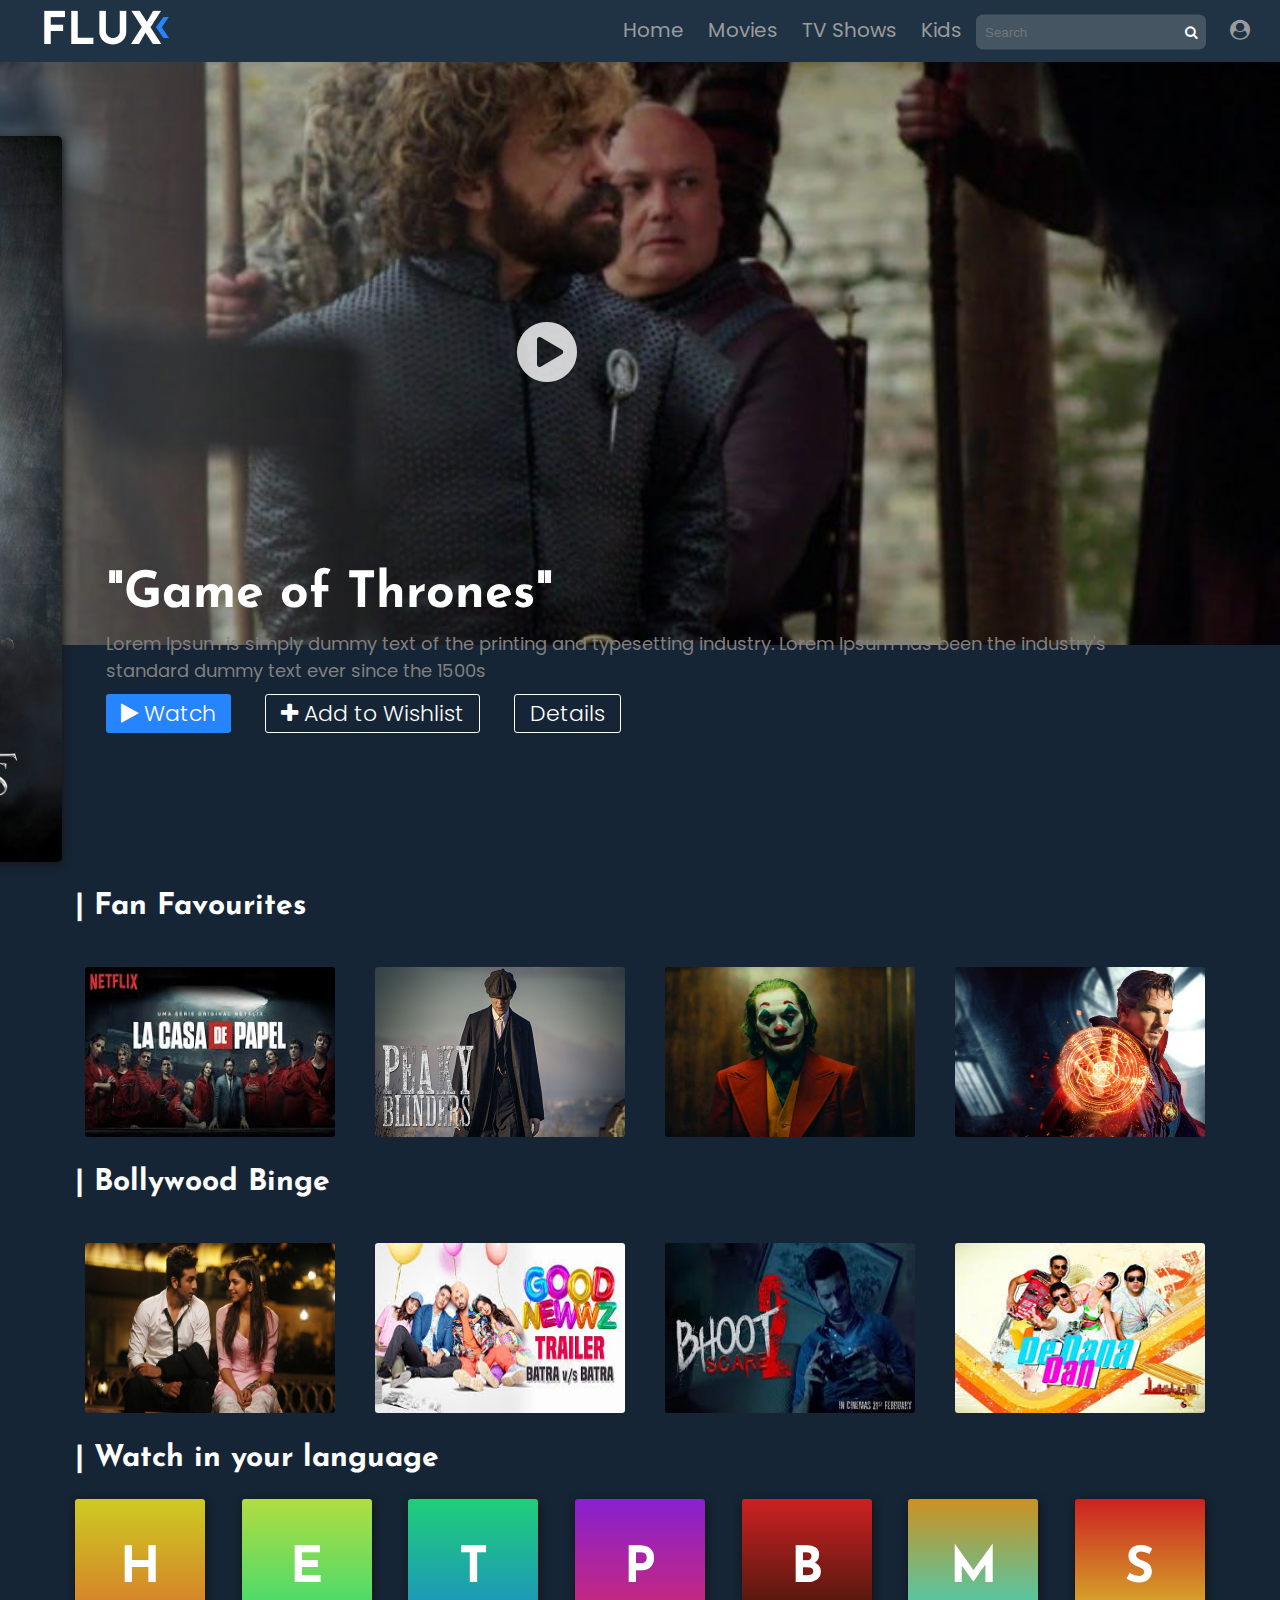
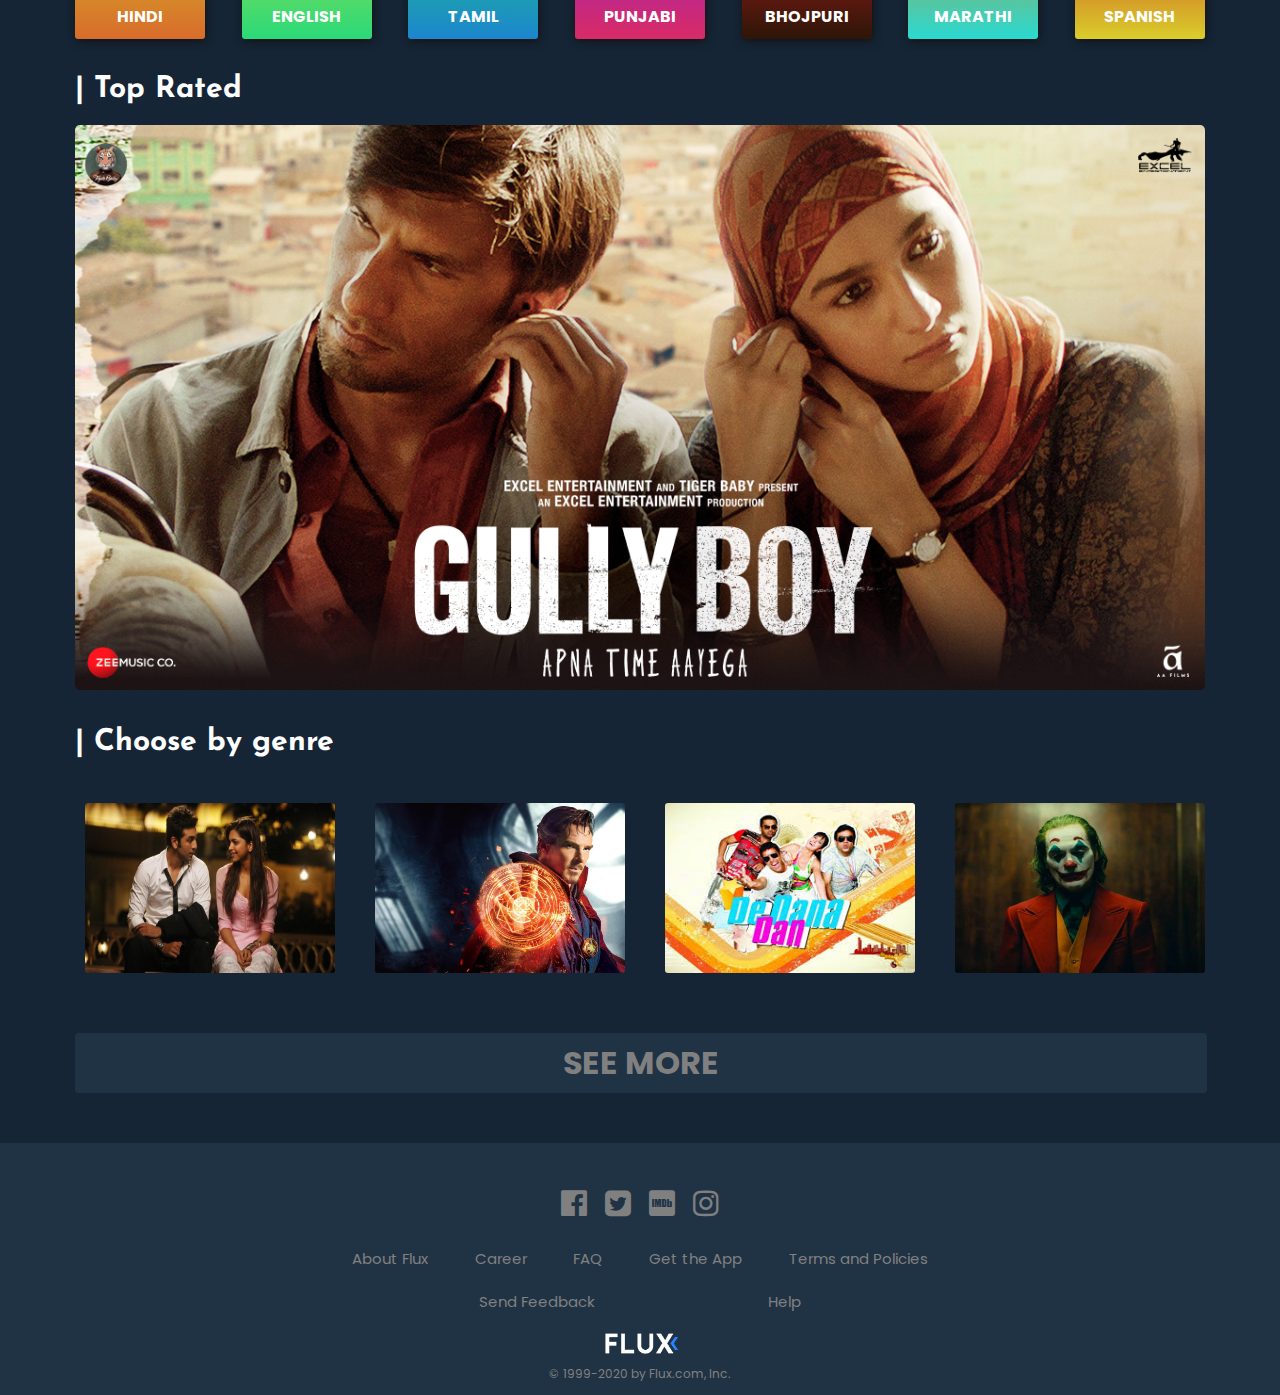
<file: index.html>
<!DOCTYPE html>
    <head>
        <title>FLUX</title>
        <meta name="viewport" content="width=device-width, initial-scale=1.0">
        <link rel="stylesheet" type="text/css" href="./css/style_1.css">
        <link rel="stylesheet" type="text/css" href="./css/media_query.css">
        <link rel="icon" type="jpg/png" href="./assets/navLogo.png">
        <!-- <link rel="icon" type="png/jpeg" href=""> -->
        
        <!-- Embedding CDN -->

        <link href="https://stackpath.bootstrapcdn.com/font-awesome/4.7.0/css/font-awesome.min.css" rel="stylesheet" integrity="sha384-wvfXpqpZZVQGK6TAh5PVlGOfQNHSoD2xbE+QkPxCAFlNEevoEH3Sl0sibVcOQVnN" crossorigin="anonymous">
        <link href="https://fonts.googleapis.com/css2?family=Poppins:wght@300;400;500;700;800&display=swap" rel="stylesheet">
        <link href="https://fonts.googleapis.com/css2?family=Josefin+Sans:wght@400;500;600;700&display=swap" rel="stylesheet">


    </head>
    <body>

        <!-- navbar -->

        <nav>
            <img id="logo" src="assets/navLogo.png" alt="Flux Logo" onclick="redirect()">
            <div id="hamBurger">
                <div id="lineA"></div>
                <div id="lineB"></div>
                <div id="lineC"></div>
            </div>
            <ul id="nav-UL">
                <li><a href="#firstSection" class="topB">Home</a></li>
                <li><a href="#movie" class="topB">Movies</a></li>
                <li><a href="#tv" class="topB">TV Shows</a></li>
                <li><a href="#kids" class="topB">Kids</a></li>
                <li>
                    <form onsubmit="redirect()">
                        <div id="searchBar">
                            <input type="text" placeholder="Search" required>
                            <button type="submit"><i class="fa fa-search" aria-hidden="true"></i></button>
                        </div>
                    </form>
                </li>
                <li id="user"><a href="#icons" class="topB"><i class="fa fa-user-circle" aria-hidden="true"></i></a></li>
            </ul>
        </nav>

        <div id="toggle-bar">
            <div id="close"><i class="fa fa-times" aria-hidden="true"></i></div>
            <ul id="togList">
                <li onclick="redirect()"><img id="logoTog" src="assets/navLogo.png" alt="Flux Logo"></li>
                <li onclick="toggle()"><a href="#firstSection" class="topB">Home</a></li>
                <li onclick="toggle()"><a href="#movie" class="topB">Movies</a></li>
                <li onclick="toggle()"><a href="#tv" class="topB">TV Shows</a></li>
                <li onclick="toggle()"><a href="#kids" class="topB">Kids</a></li>
                <li><a id="magnify">Search</a></li>
                <li>
                    <form onsubmit="redirect()">
                        <div id="searchBar" class="hideSearch">
                            <input type="text" placeholder="Search" required>
                            <button type="submit"><i class="fa fa-search" aria-hidden="true"></i></button>
                        </div>
                    </form>
                </li>
                <li onclick="toggle()"><a href="#icons">My Profile</a></li>
            </ul>
        </div>

    <!-- overflown image part -->

    <div id="firstSection">

        <!-- TABLET VIEW -->
        <div id="tab">
            <img id="posterTAB" src="./assets/postergot.jpg" alt="GOT Poster" onclick="redirect()">
            <div id="descriptionTAB">
                <h1>"Game of Thrones"</h1>
                <p>Lorem Ipsum is simply dummy text of the printing and typesetting industry. Lorem Ipsum has been the industry's standard dummy text ever since the 1500s</p>
                <div id="desButtonsTAB">
                    <div id="watchButtonTAB" class="hov11"><a href="https://aayush0851.github.io/webmorph_1831011/index_2.html"><i class="fa fa-play" aria-hidden="true"></i> Watch</a></div>
                    <div class="deBTAB hov11 pop" onclick="wish()"><i class="fa fa-plus" aria-hidden="true"></i> Add to Wishlist</div>
                    <div class="deBTAB hov11" onclick="redirect()">Details</div>
                </div>
            </div>    
        </div>

        <!-- DESKTOP VIEW -->
        <div id="overflownImage">
            <div id="img1"></div>
            <div id="playButton"><i class="fa fa-play-circle rot" aria-hidden="true"></i></div>
            <img id="poster" src="./assets/postergot.jpg" alt="GOT Poster" onclick="redirect()">
            <div id="description">
                <h1>"Game of Thrones"</h1>
                <p>Lorem Ipsum is simply dummy text of the printing and typesetting industry. Lorem Ipsum has been the industry's standard dummy text ever since the 1500s</p>
                <div id="desButtons">
                    <div id="watchButton" class="hov11"><a href="https://aayush0851.github.io/webmorph_1831011/index_2.html"><i class="fa fa-play" aria-hidden="true"></i> Watch</a></div>
                    <div class="deB hov11 pop" onclick="wish()"><i class="fa fa-plus" aria-hidden="true"></i> Add to Wishlist</div>
                    <div class="deB hov11" onclick="redirect()">Details</div>
                </div>
            </div>
        </div>
    </div>
    
    <!-- Container 1 -->

    <section>

<!-- FAN FAVOURITE SECTION -->

        <div class="section" id="tv">
            <h2>| Fan Favourites</h2>
            <div class="grid">
                <div class="enclosure">
                    <img class="thumbnail" src="assets/grid1.jpg">
                    <div class="hiddenDesBox">
                        <div class="headPart">
                            <div class="pl" onclick="redirect()"><i class="fa fa-play-circle-o" aria-hidden="true"></i></div>
                            <div class="title"><h3>Show1</h3></div>
                            <div class="add" onclick="wish()"><i class="fa fa-plus" aria-hidden="true"></i></div>
                        </div>
                        <br>
                        <div class="HiddenDes">
                            Lorem Ipsum is simply dummy text of the printing and typesetting industry.
                        </div>
                        <div class="rating">
                            <div class="star">2 hr 33 min. | 2019 | <span id="starc"><i class="fa fa-star" aria-hidden="true"></i></span> 4.3</div>
                            <div class="ua">UA</div>
                        </div>
                    </div>
                </div>
                <div class="enclosure">
                    <img class="thumbnail" src="assets/grid2.jpg">
                    <div class="hiddenDesBox">
                        <div class="headPart">
                            <div class="pl" onclick="redirect()"><i class="fa fa-play-circle-o" aria-hidden="true"></i></div>
                            <div class="title"><h3>Show2</h3></div>
                            <div class="add" onclick="wish()"><i class="fa fa-plus" aria-hidden="true"></i></div>
                        </div>
                        <br>
                        <div class="HiddenDes">
                            Lorem Ipsum is simply dummy text of the printing and typesetting industry.
                        </div>
                        <div class="rating">
                            <div class="star">2 hr 33 min. | 2019 | <span id="starc"><i class="fa fa-star" aria-hidden="true"></i></span> 4.3</div>
                            <div class="ua">UA</div>
                        </div>
                    </div>
                </div>
                <div class="enclosure">
                    <img class="thumbnail" src="assets/grid3.jpg">
                    <div class="hiddenDesBox">
                        <div class="headPart">
                            <div class="pl" onclick="redirect()"><i class="fa fa-play-circle-o" aria-hidden="true"></i></div>
                            <div class="title"><h3>Show3</h3></div>
                            <div class="add" onclick="wish()"><i class="fa fa-plus" aria-hidden="true"></i></div>
                        </div>
                        <br>
                        <div class="HiddenDes">
                            Lorem Ipsum is simply dummy text of the printing and typesetting industry.
                        </div>
                        <div class="rating">
                            <div class="star">2 hr 33 min. | 2019 | <span id="starc"><i class="fa fa-star" aria-hidden="true"></i></span> 4.3</div>
                            <div class="ua">UA</div>
                        </div>
                    </div>
                </div>
                <div class="enclosure">
                    <img class="thumbnail" src="assets/grid4.jpg">
                    <div class="hiddenDesBox">
                        <div class="headPart">
                            <div class="pl" onclick="redirect()"><i class="fa fa-play-circle-o" aria-hidden="true"></i></div>
                            <div class="title"><h3>Show4</h3></div>
                            <div class="add" onclick="wish()"><i class="fa fa-plus" aria-hidden="true"></i></div>
                        </div>
                        <br>
                        <div class="HiddenDes">
                            Lorem Ipsum is simply dummy text of the printing and typesetting industry.
                        </div>
                        <div class="rating">
                            <div class="star">2 hr 33 min. | 2019 | <span id="starc"><i class="fa fa-star" aria-hidden="true"></i></span> 4.3</div>
                            <div class="ua">UA</div>
                        </div>
                    </div>
                </div>
            </div>
        </div>

<!-- BOLLYWOOD BINGE SECTION -->

        <div class="section" id="movie">
            <h2>| Bollywood Binge</h2>
            <div class="grid">
                <div class="enclosure">
                    <img class="thumbnail" src="assets/grid5.jpg">
                    <div class="hiddenDesBox">
                        <div class="headPart">
                            <div class="pl" onclick="redirect()"><i class="fa fa-play-circle-o" aria-hidden="true"></i></div>
                            <div class="title"><h3>Show5</h3></div>
                            <div class="add" onclick="wish()"><i class="fa fa-plus" aria-hidden="true"></i></div>
                        </div>
                        <br>
                        <div class="HiddenDes">
                            Lorem Ipsum is simply dummy text of the printing and typesetting industry.
                        </div>
                        <div class="rating">
                            <div class="star">2 hr 33 min. | 2019 | <span id="starc"><i class="fa fa-star" aria-hidden="true"></i></span> 4.3</div>
                            <div class="ua">UA</div>
                        </div>
                    </div>
                </div>
                <div class="enclosure">
                    <img class="thumbnail" src="assets/grid6.jpg">
                    <div class="hiddenDesBox">
                        <div class="headPart">
                            <div class="pl" onclick="redirect()"><i class="fa fa-play-circle-o" aria-hidden="true"></i></div>
                            <div class="title"><h3>Show6</h3></div>
                            <div class="add" onclick="wish()"><i class="fa fa-plus" aria-hidden="true"></i></div>
                        </div>
                        <br>
                        <div class="HiddenDes">
                            Lorem Ipsum is simply dummy text of the printing and typesetting industry.
                        </div>
                        <div class="rating">
                            <div class="star">2 hr 33 min. | 2019 | <span id="starc"><i class="fa fa-star" aria-hidden="true"></i></span> 4.3</div>
                            <div class="ua">UA</div>
                        </div>
                    </div>
                </div>
                <div class="enclosure">
                    <img class="thumbnail" src="assets/grid7.jpg">
                    <div class="hiddenDesBox">
                        <div class="headPart">
                            <div class="pl" onclick="redirect()"><i class="fa fa-play-circle-o" aria-hidden="true"></i></div>
                            <div class="title"><h3>Show7</h3></div>
                            <div class="add" onclick="wish()"><i class="fa fa-plus" aria-hidden="true"></i></div>
                        </div>
                        <br>
                        <div class="HiddenDes">
                            Lorem Ipsum is simply dummy text of the printing and typesetting industry.
                        </div>
                        <div class="rating">
                            <div class="star">2 hr 33 min. | 2019 | <span id="starc"><i class="fa fa-star" aria-hidden="true"></i></span> 4.3</div>
                            <div class="ua">UA</div>
                        </div>
                    </div>
                </div>
                <div class="enclosure">
                    <img class="thumbnail" src="assets/grid8.jpg">
                    <div class="hiddenDesBox">
                        <div class="headPart">
                            <div class="pl" onclick="redirect()"><i class="fa fa-play-circle-o" aria-hidden="true"></i></div>
                            <div class="title"><h3>Show8</h3></div>
                            <div class="add" onclick="wish()"><i class="fa fa-plus" aria-hidden="true"></i></div>
                        </div>
                        <br>
                        <div class="HiddenDes">
                            Lorem Ipsum is simply dummy text of the printing and typesetting industry.
                        </div>
                        <div class="rating">
                            <div class="star">2 hr 33 min. | 2019 | <span id="starc"><i class="fa fa-star" aria-hidden="true"></i></span> 4.3</div>
                            <div class="ua">UA</div>
                        </div>
                    </div>
                </div>
            </div>
        </div>

        <!-- LANGUAGE SECTION -->

        <div class="section">
            <h2>| Watch in your language</h2>
            <div class="grid">
                <div class="langBox lg1" onclick="langC()">
                    <h1>H</h1>
                    <span class="lang">HINDI</span>
                </div>
                <div class="langBox lg2" onclick="langC()">
                    <h1>E</h1>
                    <span class="lang">ENGLISH</span>
                </div>
                <div class="langBox lg3" onclick="langC()">
                    <h1>T</h1>
                    <span class="lang">TAMIL</span>
                </div>
                <div class="langBox lg4" onclick="langC()">
                    <h1>P</h1>
                    <span class="lang">PUNJABI</span>
                </div>
                <div class="langBox lg5" onclick="langC()">
                    <h1>B</h1>
                    <span class="lang">BHOJPURI</span>
                </div>
                <div class="langBox lg6" onclick="langC()">
                    <h1>M</h1>
                    <span class="lang">MARATHI</span>
                </div>
                <div class="langBox lg7" onclick="langC()">
                    <h1>S</h1>
                    <span class="lang">SPANISH</span>
                </div>
            </div>
        </div>

        <!-- TOP RATED SECTION -->

        <div class="section" id="kids">
            <h2>| Top Rated</h2>
            <div class="topMovie">
                <img id="topRated" src="assets/grid9.jpg">
                <div class="hiddenDesBoxMovie">
                    <div class="headPartMovie">
                        <div class="plMovie" onclick="redirect()"><i class="fa fa-play-circle-o" aria-hidden="true"></i></div>
                        <div class="titleMovie"><h3>"Top Rated"</h3></div>
                        <div class="addMovie pop" onclick="wish()"><i class="fa fa-plus" aria-hidden="true"></i></div>
                    </div>
                    <br>
                    <div class="ratingMovie">
                        <div class="starMovie">2 hr 33 min. | 2019 | <span id="starc"><i class="fa fa-star" aria-hidden="true"></i></span> 4.3</div>
                        <div class="uaMovie">UA</div>
                    </div>
                </div>
            </div>
        </div>

        <!-- GENRE SECTION -->

        <div class="section">
            <h2>| Choose by genre</h2>
            <div class="grid">
                <div class="enclosure">
                    <img class="thumbnail" src="assets/grid5.jpg">
                    <div class="hiddenDesBoxGenre">
                        <div class="headPart" onclick="redirect()">
                            <div class="titl"><h3>Romance</h3></div>
                            <div class="hyper">+Explore</div>
                        </div>
                    </div>
                </div>
                <div class="enclosure">
                    <img class="thumbnail" src="assets/grid4.jpg">
                    <div class="hiddenDesBoxGenre">
                        <div class="headPart" onclick="redirect()">
                            <div class="titl"><h3>Sci-Fi</h3></div>
                            <div class="hyper">+Explore</div>
                        </div>
                    </div>
                </div>
                <div class="enclosure">
                    <img class="thumbnail" src="assets/grid8.jpg">
                    <div class="hiddenDesBoxGenre">
                        <div class="headPart" onclick="redirect()">
                            <div class="titl"><h3>Comedy</h3></div>
                            <div class="hyper">+Explore</div>
                        </div>
                    </div>
                </div>
                <div class="enclosure">
                    <img class="thumbnail" src="assets/grid3.jpg">
                    <div class="hiddenDesBoxGenre">
                        <div class="headPart" onclick="redirect()">
                            <div class="titl"><h3>Drama</h3></div>
                            <div class="hyper">+Explore</div>
                        </div>
                    </div>
                </div>
            </div>
        </div>

        <!-- SEE MORE BAR -->

        <div id="seemore" onclick="redirect()">
            <h1>SEE MORE</h1>
        </div>

    </section>

    <footer>
        <div id="icons">
            <ul>
                <li><a href=""><i class="fa fa-facebook-official hov" aria-hidden="true"></i></a></li>
                <li><a href=""><i class="fa fa-twitter-square hov" aria-hidden="true"></i></a></li>
                <li><a href=""><i class="fa fa-imdb hov" aria-hidden="true"></i></a></li>
                <li><a href=""><i class="fa fa-instagram hov" aria-hidden="true"></i></a></li>
            </ul>
        </div>
        <div id="links_at_footer">
            <div class="linkFooter hov">About Flux</div>
            <div class="linkFooter hov">Career</div>
            <div class="linkFooter hov">FAQ</div>
            <div class="linkFooter hov">Get the App</div>
            <div class="linkFooter hov">Terms and Policies</div>
            <div class="linkFooter hov">Send Feedback</div>
            <div class="linkFooter hov">Help</div>
        </div>

        <div id="lastElement">
            <img src="./assets/navLogo.png">
            <div id="copyright">&copy; 1999-2020 by Flux.com, Inc.</div>
        </div>
    </footer>
    <script src="./javascript files/script.js" type="text/javascript"></script>
    </body>
</html>
</file>
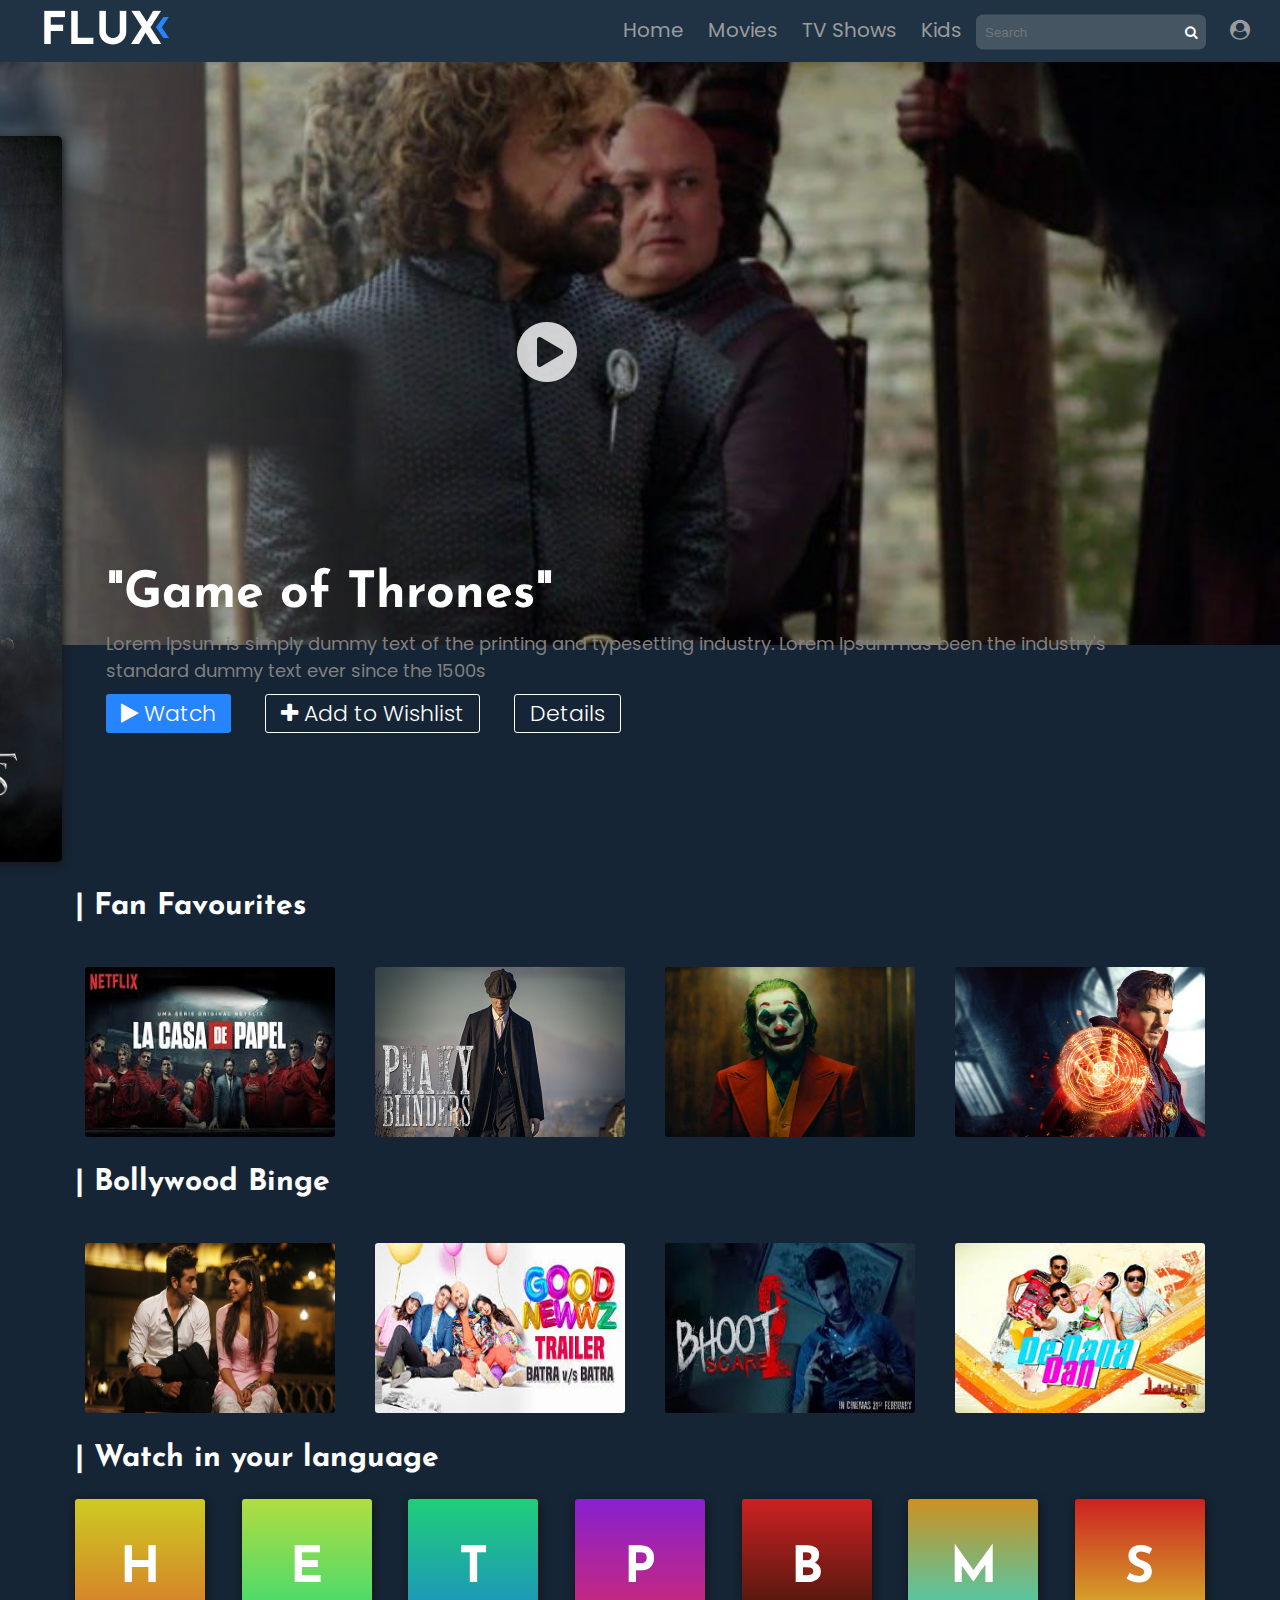
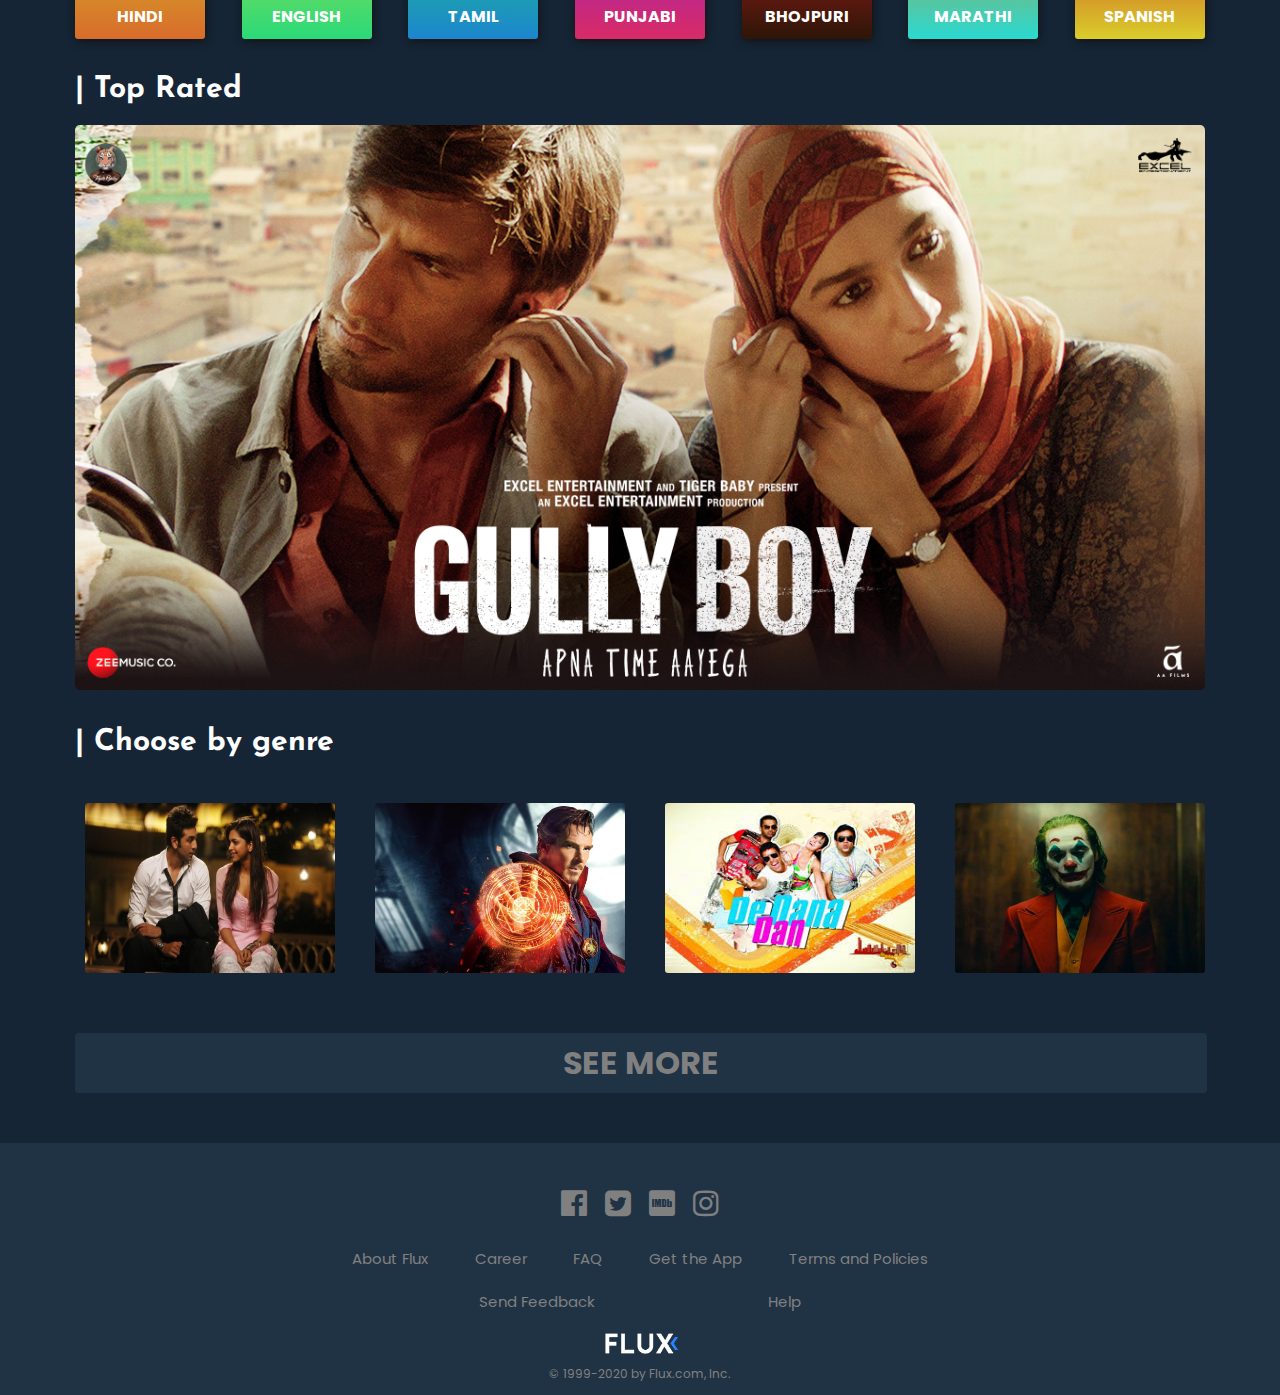
<file: index_1.html>
<!DOCTYPE html>
    <head>
        <title></title>
        <meta name="viewport" content="width=device-initial-width, initial-scale=1.0">
        <link rel="stylesheet" type="text/css" href="./css/style_1.css">
        <link rel="stylesheet" type="text/css" href="./css/media_query.css">
        <!-- <link rel="icon" type="png/jpeg" href=""> -->

        <!-- Embedding CDN -->

        <link href="https://stackpath.bootstrapcdn.com/font-awesome/4.7.0/css/font-awesome.min.css" rel="stylesheet" integrity="sha384-wvfXpqpZZVQGK6TAh5PVlGOfQNHSoD2xbE+QkPxCAFlNEevoEH3Sl0sibVcOQVnN" crossorigin="anonymous">
        <link href="https://fonts.googleapis.com/css2?family=Poppins:wght@300;400;500;700;800&display=swap" rel="stylesheet">
        <link href="https://fonts.googleapis.com/css2?family=Josefin+Sans:wght@400;500;600;700&display=swap" rel="stylesheet">


    </head>
    <body>

        <!-- navbar -->

        <nav>
            <img id="logo" src="assets/navLogo.png" alt="Flux Logo" onclick="redirect()">
            <div id="hamBurger">
                <div id="lineA"></div>
                <div id="lineB"></div>
                <div id="lineC"></div>
            </div>
            <ul id="nav-UL">
                <li onclick="redirect()"><a class="topB" href="">Home</a></li>
                <li onclick="redirect()"><a class="topB" href="">Movies</a></li>
                <li onclick="redirect()"><a class="topB" href="">TV Shows</a></li>
                <li onclick="redirect()"><a class="topB" href="">Kids</a></li>
                <li>
                    <form>
                        <div id="searchBar">
                            <input type="text" placeholder="Search">
                            <button type="submit" onclick="redirect()"><i class="fa fa-search" aria-hidden="true"></i></button>
                        </div>
                    </form>
                </li>
                <li id="user" onclick="redirect()"><a class="topB" href=""><i class="fa fa-user-circle" aria-hidden="true"></i></a></li>
            </ul>
        </nav>

        <div id="toggle-bar">
            <div id="close"><i class="fa fa-times" aria-hidden="true"></i></div>
            <ul id="togList">
                <li onclick="redirect()"><img id="logoTog" src="assets/navLogo.png" alt="Flux Logo"></li>
                <li onclick="redirect()"><a href="">HOME</a></li>
                <li onclick="redirect()"><a href="">Movies</a></li>
                <li onclick="redirect()"><a href="">TV Shows</a></li>
                <li onclick="redirect()"><a href="">Kids</a></li>
                <li onclick="redirect()"><a id="magnify">Search</a></li>
                <li>
                    <form>
                        <div id="searchBar" class="hideSearch">
                            <input type="text" placeholder="Search">
                            <button type="submit" onclick="redirect()"><i class="fa fa-search" aria-hidden="true"></i></button>
                        </div>
                    </form>
                </li>
                <li onclick="redirect()"><a href="">My Profile</a></li>
            </ul>
        </div>

    <!-- overflown image part -->

    <div id="firstSection">

        <!-- TABLET VIEW -->
        <div id="tab">
            <img id="posterTAB" src="/assets/postergot.jpg" alt="GOT Poster" onclick="redirect()">
            <div id="descriptionTAB">
                <h1>"Game of Thrones"</h1>
                <p>Lorem Ipsum is simply dummy text of the printing and typesetting industry. Lorem Ipsum has been the industry's standard dummy text ever since the 1500s</p>
                <div id="desButtonsTAB">
                    <div id="watchButtonTAB" class="hov11" onclick="redirect()"><a href="/index_2.html"><i class="fa fa-play" aria-hidden="true"></i> Watch</a></div>
                    <div class="deBTAB hov11" onclick="redirect()"><i class="fa fa-plus" aria-hidden="true"></i> Add to Wishlist</div>
                    <div class="deBTAB hov11" onclick="redirect()">Details</div>
                </div>
            </div>    
        </div>

        <!-- DESKTOP VIEW -->
        <div id="overflownImage">
            <div id="img1"></div>
            <div id="playButton" onclick="redirect()"><i class="fa fa-play-circle rot" aria-hidden="true"></i></div>
            <img id="poster" src="/assets/postergot.jpg" alt="GOT Poster" onclick="redirect()">
            <div id="description">
                <h1>"Game of Thrones"</h1>
                <p>Lorem Ipsum is simply dummy text of the printing and typesetting industry. Lorem Ipsum has been the industry's standard dummy text ever since the 1500s</p>
                <div id="desButtons">
                    <div id="watchButton" class="hov11" onclick="redirect()"><a href="/index_2.html"><i class="fa fa-play" aria-hidden="true"></i> Watch</a></div>
                    <div class="deB hov11" onclick="redirect()"><i class="fa fa-plus" aria-hidden="true"></i> Add to Wishlist</div>
                    <div class="deB hov11" onclick="redirect()">Details</div>
                </div>
            </div>
        </div>
    </div>
    
    <!-- Container 1 -->

    <section>

<!-- FAN FAVOURITE SECTION -->

        <div class="section">
            <h2>| Fan Favourites</h2>
            <div class="grid">
                <div class="enclosure"  onclick="redirect()">
                    <img class="thumbnail" src="assets/grid1.jpg">
                    <div class="hiddenDesBox">
                        <div class="headPart">
                            <div class="pl"><i class="fa fa-play-circle-o" aria-hidden="true"></i></div>
                            <div class="title"><h3>Show1</h3></div>
                            <div class="add"><i class="fa fa-plus" aria-hidden="true"></i></div>
                        </div>
                        <br>
                        <div class="HiddenDes">
                            Lorem Ipsum is simply dummy text of the printing and typesetting industry.
                        </div>
                        <div class="rating">
                            <div class="star">2 hr 33 min. | 2019 | <span id="starc"><i class="fa fa-star" aria-hidden="true"></i></span> 4.3</div>
                            <div class="ua">UA</div>
                        </div>
                    </div>
                </div>
                <div class="enclosure" onclick="redirect()">
                    <img class="thumbnail" src="assets/grid2.jpg">
                    <div class="hiddenDesBox">
                        <div class="headPart">
                            <div class="pl"><i class="fa fa-play-circle-o" aria-hidden="true"></i></div>
                            <div class="title"><h3>Show2</h3></div>
                            <div class="add"><i class="fa fa-plus" aria-hidden="true"></i></div>
                        </div>
                        <br>
                        <div class="HiddenDes">
                            Lorem Ipsum is simply dummy text of the printing and typesetting industry.
                        </div>
                        <div class="rating">
                            <div class="star">2 hr 33 min. | 2019 | <span id="starc"><i class="fa fa-star" aria-hidden="true"></i></span> 4.3</div>
                            <div class="ua">UA</div>
                        </div>
                    </div>
                </div>
                <div class="enclosure" onclick="redirect()">
                    <img class="thumbnail" src="assets/grid3.jpg">
                    <div class="hiddenDesBox">
                        <div class="headPart">
                            <div class="pl"><i class="fa fa-play-circle-o" aria-hidden="true"></i></div>
                            <div class="title"><h3>Show3</h3></div>
                            <div class="add"><i class="fa fa-plus" aria-hidden="true"></i></div>
                        </div>
                        <br>
                        <div class="HiddenDes">
                            Lorem Ipsum is simply dummy text of the printing and typesetting industry.
                        </div>
                        <div class="rating">
                            <div class="star">2 hr 33 min. | 2019 | <span id="starc"><i class="fa fa-star" aria-hidden="true"></i></span> 4.3</div>
                            <div class="ua">UA</div>
                        </div>
                    </div>
                </div>
                <div class="enclosure" onclick="redirect()">
                    <img class="thumbnail" src="assets/grid4.jpg">
                    <div class="hiddenDesBox">
                        <div class="headPart">
                            <div class="pl"><i class="fa fa-play-circle-o" aria-hidden="true"></i></div>
                            <div class="title"><h3>Show4</h3></div>
                            <div class="add"><i class="fa fa-plus" aria-hidden="true"></i></div>
                        </div>
                        <br>
                        <div class="HiddenDes">
                            Lorem Ipsum is simply dummy text of the printing and typesetting industry.
                        </div>
                        <div class="rating">
                            <div class="star">2 hr 33 min. | 2019 | <span id="starc"><i class="fa fa-star" aria-hidden="true"></i></span> 4.3</div>
                            <div class="ua">UA</div>
                        </div>
                    </div>
                </div>
            </div>
        </div>

<!-- BOLLYWOOD BINGE SECTION -->

        <div class="section" onclick="redirect()">
            <h2>| Bollywood Binge</h2>
            <div class="grid">
                <div class="enclosure">
                    <img class="thumbnail" src="assets/grid5.jpg">
                    <div class="hiddenDesBox">
                        <div class="headPart">
                            <div class="pl"><i class="fa fa-play-circle-o" aria-hidden="true"></i></div>
                            <div class="title"><h3>Show5</h3></div>
                            <div class="add"><i class="fa fa-plus" aria-hidden="true"></i></div>
                        </div>
                        <br>
                        <div class="HiddenDes">
                            Lorem Ipsum is simply dummy text of the printing and typesetting industry.
                        </div>
                        <div class="rating">
                            <div class="star">2 hr 33 min. | 2019 | <span id="starc"><i class="fa fa-star" aria-hidden="true"></i></span> 4.3</div>
                            <div class="ua">UA</div>
                        </div>
                    </div>
                </div>
                <div class="enclosure" onclick="redirect()">
                    <img class="thumbnail" src="assets/grid6.jpg">
                    <div class="hiddenDesBox">
                        <div class="headPart">
                            <div class="pl"><i class="fa fa-play-circle-o" aria-hidden="true"></i></div>
                            <div class="title"><h3>Show6</h3></div>
                            <div class="add"><i class="fa fa-plus" aria-hidden="true"></i></div>
                        </div>
                        <br>
                        <div class="HiddenDes">
                            Lorem Ipsum is simply dummy text of the printing and typesetting industry.
                        </div>
                        <div class="rating">
                            <div class="star">2 hr 33 min. | 2019 | <span id="starc"><i class="fa fa-star" aria-hidden="true"></i></span> 4.3</div>
                            <div class="ua">UA</div>
                        </div>
                    </div>
                </div>
                <div class="enclosure" onclick="redirect()">
                    <img class="thumbnail" src="assets/grid7.jpg">
                    <div class="hiddenDesBox">
                        <div class="headPart">
                            <div class="pl"><i class="fa fa-play-circle-o" aria-hidden="true"></i></div>
                            <div class="title"><h3>Show7</h3></div>
                            <div class="add"><i class="fa fa-plus" aria-hidden="true"></i></div>
                        </div>
                        <br>
                        <div class="HiddenDes">
                            Lorem Ipsum is simply dummy text of the printing and typesetting industry.
                        </div>
                        <div class="rating">
                            <div class="star">2 hr 33 min. | 2019 | <span id="starc"><i class="fa fa-star" aria-hidden="true"></i></span> 4.3</div>
                            <div class="ua">UA</div>
                        </div>
                    </div>
                </div>
                <div class="enclosure" onclick="redirect()">
                    <img class="thumbnail" src="assets/grid8.jpg">
                    <div class="hiddenDesBox">
                        <div class="headPart">
                            <div class="pl"><i class="fa fa-play-circle-o" aria-hidden="true"></i></div>
                            <div class="title"><h3>Show8</h3></div>
                            <div class="add"><i class="fa fa-plus" aria-hidden="true"></i></div>
                        </div>
                        <br>
                        <div class="HiddenDes">
                            Lorem Ipsum is simply dummy text of the printing and typesetting industry.
                        </div>
                        <div class="rating">
                            <div class="star">2 hr 33 min. | 2019 | <span id="starc"><i class="fa fa-star" aria-hidden="true"></i></span> 4.3</div>
                            <div class="ua">UA</div>
                        </div>
                    </div>
                </div>
            </div>
        </div>

        <!-- LANGUAGE SECTION -->

        <div class="section">
            <h2>| Watch in your language</h2>
            <div class="grid">
                <div class="langBox lg1">
                    <h1>H</h1>
                    <span class="lang">HINDI</span>
                </div>
                <div class="langBox lg2">
                    <h1>E</h1>
                    <span class="lang">ENGLISH</span>
                </div>
                <div class="langBox lg3">
                    <h1>T</h1>
                    <span class="lang">TAMIL</span>
                </div>
                <div class="langBox lg4">
                    <h1>P</h1>
                    <span class="lang">PUNJABI</span>
                </div>
                <div class="langBox lg5">
                    <h1>B</h1>
                    <span class="lang">BHOJPURI</span>
                </div>
                <div class="langBox lg6">
                    <h1>M</h1>
                    <span class="lang">MARATHI</span>
                </div>
                <div class="langBox lg7">
                    <h1>S</h1>
                    <span class="lang">SPANISH</span>
                </div>
            </div>
        </div>

        <!-- TOP RATED SECTION -->

        <div class="section">
            <h2>| Top Rated</h2>
            <div class="topMovie" onclick="redirect()">
                <img id="topRated" src="/assets/grid9.jpg">
                <div class="hiddenDesBoxMovie">
                    <div class="headPartMovie">
                        <div class="plMovie"><i class="fa fa-play-circle-o" aria-hidden="true"></i></div>
                        <div class="titleMovie"><h3>"Top Rated"</h3></div>
                        <div class="addMovie"><i class="fa fa-plus" aria-hidden="true"></i></div>
                    </div>
                    <br>
                    <div class="ratingMovie">
                        <div class="starMovie">2 hr 33 min. | 2019 | <span id="starc"><i class="fa fa-star" aria-hidden="true"></i></span> 4.3</div>
                        <div class="uaMovie">UA</div>
                    </div>
                </div>
            </div>
        </div>

        <!-- GENRE SECTION -->

        <div class="section">
            <h2>| Choose by genre</h2>
            <div class="grid">
                <div class="enclosure" onclick="redirect()">
                    <img class="thumbnail" src="assets/grid5.jpg">
                    <div class="hiddenDesBoxGenre">
                        <div class="headPart">
                            <div class="titl"><h3>Romance</h3></div>
                            <div class="hyper">+Explore</div>
                        </div>
                    </div>
                </div>
                <div class="enclosure" onclick="redirect()">
                    <img class="thumbnail" src="assets/grid4.jpg">
                    <div class="hiddenDesBoxGenre">
                        <div class="headPart">
                            <div class="titl"><h3>Sci-Fi</h3></div>
                            <div class="hyper">+Explore</div>
                        </div>
                    </div>
                </div>
                <div class="enclosure" onclick="redirect()">
                    <img class="thumbnail" src="assets/grid8.jpg">
                    <div class="hiddenDesBoxGenre">
                        <div class="headPart">
                            <div class="titl"><h3>Comedy</h3></div>
                            <div class="hyper">+Explore</div>
                        </div>
                    </div>
                </div>
                <div class="enclosure" onclick="redirect()">
                    <img class="thumbnail" src="assets/grid3.jpg">
                    <div class="hiddenDesBoxGenre">
                        <div class="headPart">
                            <div class="titl"><h3>Drama</h3></div>
                            <div class="hyper">+Explore</div>
                        </div>
                    </div>
                </div>
            </div>
        </div>

        <!-- SEE MORE BAR -->

        <div id="seemore" onclick="redirect()">
            <h1>SEE MORE</h1>
        </div>

    </section>

    <footer>
        <div id="icons">
            <ul>
                <li><a href=""><i class="fa fa-facebook-official hov" aria-hidden="true"></i></a></li>
                <li><a href=""><i class="fa fa-twitter-square hov" aria-hidden="true"></i></a></li>
                <li><a href=""><i class="fa fa-imdb hov" aria-hidden="true"></i></a></li>
                <li><a href=""><i class="fa fa-instagram hov" aria-hidden="true"></i></a></li>
            </ul>
        </div>
        <div id="links_at_footer">
            <div class="linkFooter hov">About Flux</div>
            <div class="linkFooter hov">Career</div>
            <div class="linkFooter hov">FAQ</div>
            <div class="linkFooter hov">Get the App</div>
            <div class="linkFooter hov">Terms and Policies</div>
            <div class="linkFooter hov">Send Feedback</div>
            <div class="linkFooter hov">Help</div>
        </div>

        <div id="lastElement">
            <img src="/assets/navLogo.png">
            <div id="copyright">&copy; 1999-2020 by Flux.com, Inc.</div>
        </div>
    </footer>
    <script src="/javascript files/script.js"></script>
    </body>
</html>
</file>
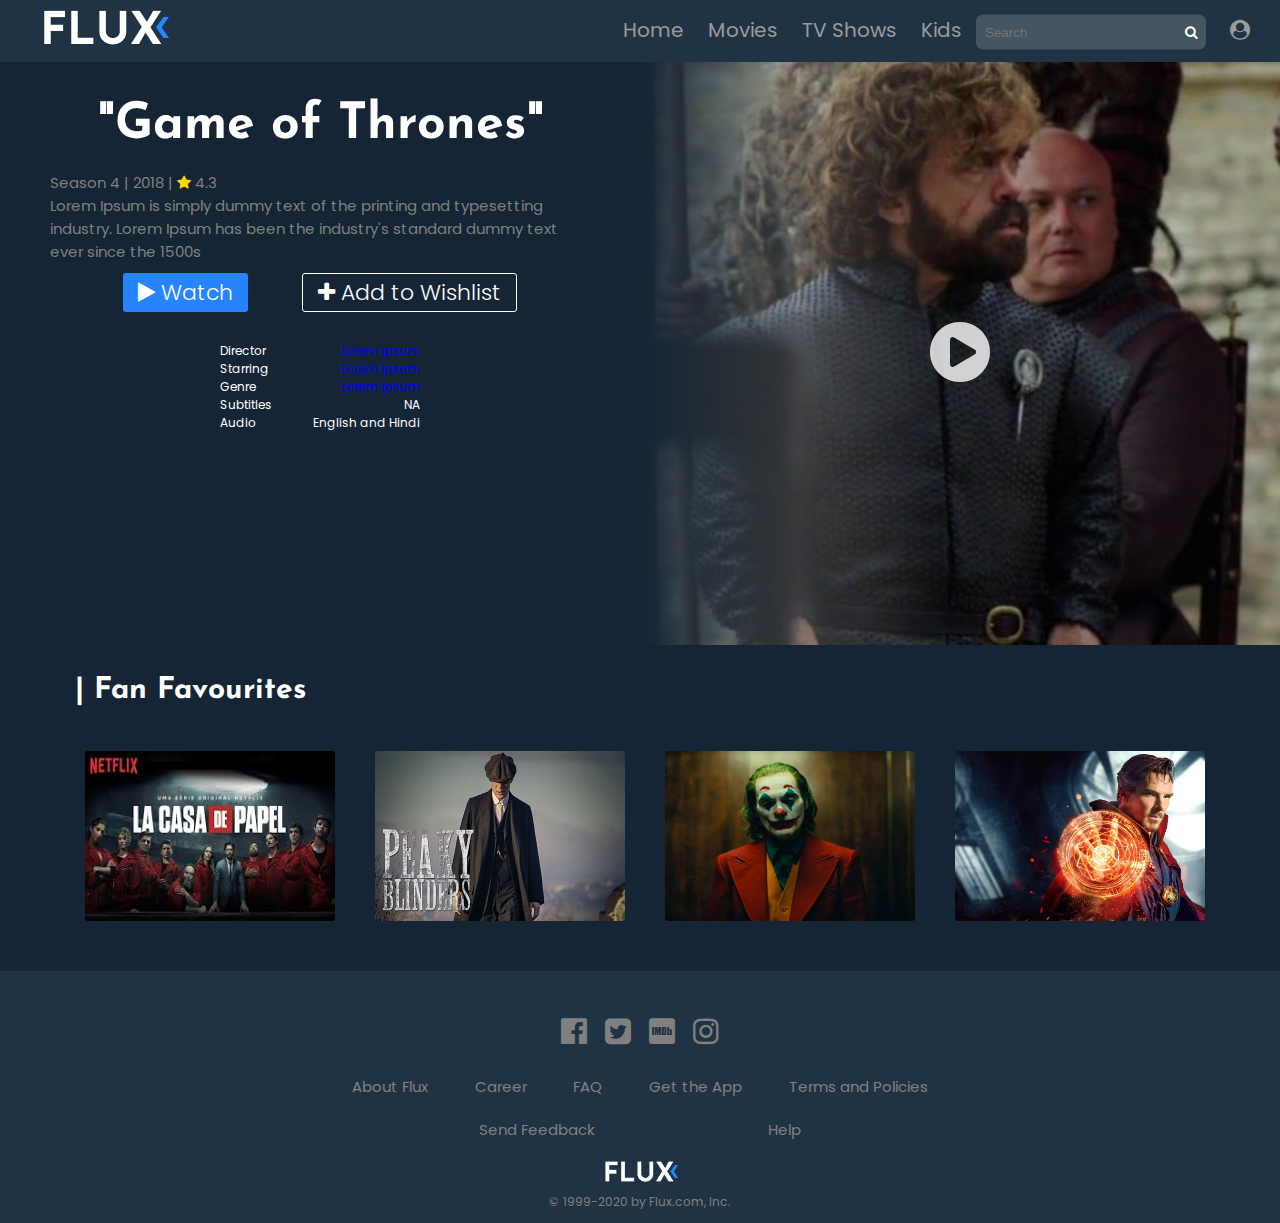
<file: index_2.html>
<!DOCTYPE html>
    <head>
        <title>FLUX</title>
        <meta name="viewport" content="width=device-width, initial-scale=1.0">
        <link rel="stylesheet" type="text/css" href="./css/style_2.css">
        <link rel="stylesheet" type="text/css" href="./css/media_query.css">
        <link rel="icon" type="jpg/png" href="./assets/navLogo.png">
        <!-- <link rel="icon" type="png/jpeg" href=""> -->

        <!-- Embedding CDN -->

        <link href="https://stackpath.bootstrapcdn.com/font-awesome/4.7.0/css/font-awesome.min.css" rel="stylesheet" integrity="sha384-wvfXpqpZZVQGK6TAh5PVlGOfQNHSoD2xbE+QkPxCAFlNEevoEH3Sl0sibVcOQVnN" crossorigin="anonymous">
        <link href="https://fonts.googleapis.com/css2?family=Poppins:wght@300;400;500;700;800&display=swap" rel="stylesheet">
        <link href="https://fonts.googleapis.com/css2?family=Josefin+Sans:wght@400;500;600;700&display=swap" rel="stylesheet">


    </head>
    <body>

        <!-- navbar -->

        <nav>
            <img id="logo" src="assets/navLogo.png" alt="Flux Logo" onclick="redirectback()">
            <div id="hamBurger">
                <div id="lineA"></div>
                <div id="lineB"></div>
                <div id="lineC"></div>
            </div>
            <ul id="nav-UL">
                <li><a href="#firstSection" class="topB">Home</a></li>
                <li><a href="#movie" class="topB">Movies</a></li>
                <li><a href="#tv" class="topB">TV Shows</a></li>
                <li><a href="#kids" class="topB">Kids</a></li>
                <li>
                    <form onsubmit="redirectback()">
                        <div id="searchBar">
                            <input type="text" placeholder="Search" required>
                            <button type="submit"><i class="fa fa-search" aria-hidden="true"></i></button>
                        </div>
                    </form>
                </li>
                <li id="user"><a href="#icons" class="topB"><i class="fa fa-user-circle" aria-hidden="true"></i></a></li>
            </ul>
        </nav>

        <div id="toggle-bar">
            <div id="close"><i class="fa fa-times" aria-hidden="true"></i></div>
            <ul id="togList">
                <li onclick="redirectback()"><img id="logoTog" src="assets/navLogo.png" alt="Flux Logo"></li>
                <li onclick="toggle()"><a href="#firstSection" class="topB">Home</a></li>
                <li onclick="toggle()"><a href="#movie" class="topB">Movies</a></li>
                <li onclick="toggle()"><a href="#tv" class="topB">TV Shows</a></li>
                <li onclick="toggle()"><a href="#kids" class="topB">Kids</a></li>
                <li><a id="magnify">Search</a></li>
                <li>
                    <form onsubmit="redirectback()">
                        <div id="searchBar" class="hideSearch">
                            <input type="text" placeholder="Search" required>
                            <button type="submit"><i class="fa fa-search" aria-hidden="true"></i></button>
                        </div>
                    </form>
                </li>
                <li onclick="toggle()"><a href="#icons">My Profile</a></li>
            </ul>
        </div>

    <!-- Top part -->

    <div id="topSection">
        <div id="cont">
            <h1 id="changeText">"Game of Thrones"</h1>
            <p>Season 4 | 2018 | <span id="starc"><i class="fa fa-star" aria-hidden="true"></i></span> 4.3 </p>
            <p>Lorem Ipsum is simply dummy text of the printing and typesetting industry.<wbr> Lorem Ipsum has been the industry's standard dummy text ever since the 1500s</p>
            <div id="desButtonsS">
                <div id="watchButtonS" class="hov11" onclick="play()"><i class="fa fa-play" aria-hidden="true"></i> Watch</div>
                <div class="deBS hov11" onclick="wish()"><i class="fa fa-plus" aria-hidden="true"></i> Add to Wishlist</div>
            </div>
            <div id="details">
                <div class="row">
                    <div class="label">Director</div>
                    <div class="name ll">Lorem Ipsum</div>
                </div>
                <div class="row">
                    <div class="label">Starring</div>
                    <div class="name ll">Lorem Ipsum</div>
                </div>
                <div class="row">
                    <div class="label">Genre</div>
                    <div class="name ll">Lorem Ipsum</div>
                </div>
                <div class="row">
                    <div class="label">Subtitles</div>
                    <div class="name">NA</div>
                </div>
                <div class="row">
                    <div class="label">Audio</div>
                    <div class="name">English and Hindi</div>
                </div>
            </div>
        </div>
        <div id="img1x">
            <div id="playButton" onclick="play()"><i class="fa fa-play-circle rot" aria-hidden="true"></i></div>
        </div>
    </div>

    
    <!-- Container 1 -->

    <section>

<!-- FAN FAVOURITE SECTION -->

        <div class="section">
            <h2>| Fan Favourites</h2>
            <div class="grid">
                <div class="enclosure">
                    <img class="thumbnail" src="assets/grid1.jpg">
                    <div class="hiddenDesBox">
                        <div class="headPart">
                            <div class="pl" onclick="play()"><i class="fa fa-play-circle-o" aria-hidden="true"></i></div>
                            <div class="title"><h3>Show1</h3></div>
                            <div class="add" onclick="wish()"><i class="fa fa-plus" aria-hidden="true"></i></div>
                        </div>
                        <br>
                        <div class="HiddenDes">
                            Lorem Ipsum is simply dummy text of the printing and typesetting industry.
                        </div>
                        <div class="rating">
                            <div class="star">2 hr 33 min. | 2019 | <span id="starc"><i class="fa fa-star" aria-hidden="true"></i></span> 4.3</div>
                            <div class="ua">UA</div>
                        </div>
                    </div>
                </div>
                <div class="enclosure">
                    <img class="thumbnail" src="assets/grid2.jpg">
                    <div class="hiddenDesBox">
                        <div class="headPart">
                            <div class="pl" onclick="play()"><i class="fa fa-play-circle-o" aria-hidden="true"></i></div>
                            <div class="title"><h3>Show2</h3></div>
                            <div class="add" onclick="wish()"><i class="fa fa-plus" aria-hidden="true"></i></div>
                        </div>
                        <br>
                        <div class="HiddenDes">
                            Lorem Ipsum is simply dummy text of the printing and typesetting industry.
                        </div>
                        <div class="rating">
                            <div class="star">2 hr 33 min. | 2019 | <span id="starc"><i class="fa fa-star" aria-hidden="true"></i></span> 4.3</div>
                            <div class="ua">UA</div>
                        </div>
                    </div>
                </div>
                <div class="enclosure">
                    <img class="thumbnail" src="assets/grid3.jpg">
                    <div class="hiddenDesBox">
                        <div class="headPart">
                            <div class="pl" onclick="play()"><i class="fa fa-play-circle-o" aria-hidden="true"></i></div>
                            <div class="title"><h3>Show3</h3></div>
                            <div class="add" onclick="wish()"><i class="fa fa-plus" aria-hidden="true"></i></div>
                        </div>
                        <br>
                        <div class="HiddenDes">
                            Lorem Ipsum is simply dummy text of the printing and typesetting industry.
                        </div>
                        <div class="rating">
                            <div class="star">2 hr 33 min. | 2019 | <span id="starc"><i class="fa fa-star" aria-hidden="true"></i></span> 4.3</div>
                            <div class="ua">UA</div>
                        </div>
                    </div>
                </div>
                <div class="enclosure">
                    <img class="thumbnail" src="assets/grid4.jpg">
                    <div class="hiddenDesBox">
                        <div class="headPart">
                            <div class="pl" onclick="play()"><i class="fa fa-play-circle-o" aria-hidden="true"></i></div>
                            <div class="title"><h3>Show4</h3></div>
                            <div class="add" onclick="wish()"><i class="fa fa-plus" aria-hidden="true"></i></div>
                        </div>
                        <br>
                        <div class="HiddenDes">
                            Lorem Ipsum is simply dummy text of the printing and typesetting industry.
                        </div>
                        <div class="rating">
                            <div class="star">2 hr 33 min. | 2019 | <span id="starc"><i class="fa fa-star" aria-hidden="true"></i></span> 4.3</div>
                            <div class="ua">UA</div>
                        </div>
                    </div>
                </div>
            </div>
        </div>


    </section>

    <footer>
        <div id="icons">
            <ul>
                <li><a href=""><i class="fa fa-facebook-official hov" aria-hidden="true"></i></a></li>
                <li><a href=""><i class="fa fa-twitter-square hov" aria-hidden="true"></i></a></li>
                <li><a href=""><i class="fa fa-imdb hov" aria-hidden="true"></i></a></li>
                <li><a href=""><i class="fa fa-instagram hov" aria-hidden="true"></i></a></li>
            </ul>
        </div>
        <div id="links_at_footer">
            <div class="linkFooter hov">About Flux</div>
            <div class="linkFooter hov">Career</div>
            <div class="linkFooter hov">FAQ</div>
            <div class="linkFooter hov">Get the App</div>
            <div class="linkFooter hov">Terms and Policies</div>
            <div class="linkFooter hov">Send Feedback</div>
            <div class="linkFooter hov">Help</div>
        </div>

        <div id="lastElement">
            <img src="/assets/navLogo.png">
            <div id="copyright">&copy; 1999-2020 by Flux.com, Inc.</div>
        </div>
    </footer>
    
    <script src="./javascript files/script.js"></script>
    </body>
</html>
</file>
<file: css/style_1.css>
*{
    margin: 0;
    padding: 0;
}

a{
    text-decoration: none;
    color: white;
}

body{
    font-family: "Poppins";
    background-color: #152535;
    overflow-x: hidden;
}
#toggle-bar{
    width: 100%;
    height: 0vh;
    z-index: 99;
    position: fixed;
    top: 0px;
    left: 0px;
    background-color: #152535;
    text-align: center;
    transition: all 0.2s;
}
#logoTog{
    margin-bottom: 30px;
}
#togList{
    list-style-type: none;
    position: absolute;
    top: 40%;
    left: 50%;
    transform: translate(-50%,-50%);
    transition: all 0.2s;
    display: none;
}
#togList>li>a{
    text-decoration: none;
    font-size: 30px;
    font-weight: 300;
    color: grey;
}
#togList>li>a:hover{
    color: white;
}
#togList>li{
    margin-top: 10px;
}
.hideSearch{
    display: none;
    transition: all 0.2s;
}
#close{
    position: absolute;
    top: 20px;
    right: 50px;
    font-size: 30px;
    color: grey;
    cursor: pointer;
    display: none;
}
#close:hover{
    color: white;
}

/* HAMBURGER ICON */

#hamBurger{
    position: relative;
    height: 30px;
    float: right;
    top: 0px;
    right: 8%;
    cursor: pointer;
    z-index: 101;
    width: 30px;
    display: none;
}

#lineA{
    border: 2px solid white;
    border-radius: 1px;
    position: absolute;
    top: 5px;
    width: 27px;
    transition: all 0.2s;
}
#lineB{
    border: 2px solid white;
    border-radius: 1px;
    width: 27px;
    position: absolute;
    top: 15px;
    transition: all 0.2s;
}
#lineC{
    border: 2px solid white;
    border-radius: 1px;
    width: 27px;
    position: absolute;
    top: 25px;
    transition: all 0.2s;
}
#hamBurger:hover #lineA{
    top: 1px;
}
#hamBurger:hover #lineC{
    top: 29px;
}

/* navbar */

nav{
    background-color: #203345;
    padding: 10px 40px 0px 40px;
    position: fixed;
    width: 100%;
    z-index: 20;
    top: 0;
}
#nav-UL {
    position: absolute;
    top: 50%;
    transform: translateY(-50%);
    right: 100px;
}
#nav-UL> li{
    display: inline-block;
    font-size: 20px;
}
#nav-UL > li > a {
    text-decoration: none;
    padding: 10px;
}
#nav-UL > li > form {
    display: inline-block;

}
#searchBar > input {
    background-color: transparent;
    padding: 8px 7px;
    border-color: transparent;
    color: white;
}
#searchBar > button{
    background-color: transparent;
    padding: 8px 7px;
    border-color: transparent;
    color: white;
}
#searchBar{
    background-color: #455662;
    border-radius: 7px;
    margin-right: 10px;
}
#user{
    padding: 2px 0 0 0;
}

/* tab view */

#tab{
    position: relative;
    top: 0;
    left: 0;
    width: 100%;
    margin-top: 40px;
    text-align: center;
    display: none;
}

#posterTAB{
    border-radius: 5px;
    box-shadow: 1px 2px 8px 0px #161616;
    width: 45%;
    height: auto;
    z-index: 9;
    cursor: pointer;
}
#descriptionTAB{
    margin-top: 20px;
    z-index: 10;
    text-align: center;
    color: white;
    padding: 0 50px;
}
#descriptionTAB > h1{
    font-size: 50px;
}
#descriptionTAB > p{
    color: grey;
}
#desButtonsTAB{
    display: flex;
    flex-wrap: wrap;
    justify-content: space-around;
    margin-top: 20px;
}

/* overflown Image */

#firstSection{
    margin-top: 60px;
    height: 89vh;
}

#overflownImage{
    float: right;
    position: relative;
}
#img1{
    height: 65vh;
    width: 163vh;
    background: linear-gradient(to right, rgb(21,37,53,1),rgb(255,255,255,0.2),rgb(255,255,255,0),rgb(255,255,255,0),rgb(255,255,255,0)), url('../assets/overflownimage.jpg');
    background-repeat: no-repeat;
    background-position: center;
    background-size: cover;
    
}
#playButton{
    position: absolute;
    top: 50%;
    left: 50%;
    transform: translate(-50%,-50%);
    z-index: 10;
    color: white;
    font-size: 70px;
    opacity: 0.8;
    cursor: pointer;
}
#poster{
    border-radius: 5px;
    box-shadow: 1px 2px 8px 0px #161616;
    width: 33%;
    height: auto;
    z-index: 9;
    position: absolute;
    top: 12%;
    right: 97%;
    cursor: pointer;
}
#description{
    position: absolute;
    top: 89%;
    left: 8%;
    width: 70%;
    z-index: 10;
    color: white;
}
#description > h1{
    font-size: 50px;
    font-family: 'Josefin Sans';
}
#description > p {
    margin-top: 10px;
    font-size: 14px;
    color: grey;
}
#desButtons{
    margin-top: 10px;
}
#watchButton{
    background-color: #2684FE;
    padding: 3px 15px;
    font-size: 22px;
    border-radius: 3px;
    font-weight: 300;
    transition: all 0.2s;
    display: inline-block;
    cursor: pointer;
}
.deB{
    border: 1px solid white;
    display: inline-block;
    border-radius: 3px;
    padding: 2px 15px;
    font-size: 22px;
    margin-left: 30px;
    font-weight: 300;
    cursor: pointer;
}

/* section */
section{
    padding: 0 75px;
    color: white;
}

.section > h2{
    font-weight: 700;
    font-family: "Josefin Sans";
    font-size: 30px;
    margin-top: 30px;
}

.grid{
    display: flex;
    flex-wrap: wrap;
    margin-top: 20px;
    justify-content: space-evenly;
}
.thumbnail{
    width: 250px;
    height: 170px;
    border-radius: 3px;
    margin: 5px;
    position: relative;
    z-index: 10;
    transition: all 0.5s;
    cursor: pointer;
}

.enclosure{
    width: 250px;
    height: 170px;
    border-radius: 3px;
    margin:20px 5px 5px 5px;
    position: relative;
} 


.langBox{
    width: 130px;
    height: 140px;
    border-radius: 3px;
    margin: 5px 0;
    position: relative;
    transition: all 0.2s;
    box-shadow: 1px 2px 8px rgb(19, 18, 18);
    cursor: pointer;
}

@keyframes transit{
    0%{transform: scale(1);}
    40%{transform: scale(1.25);}
    900%{transform: scale(1);}
    100%{transform: scale(1);}
}

.lg1{
    background: linear-gradient(to bottom, rgba(224, 221, 32, 0.904),rgba(224, 110, 43, 0.966));
    animation-name: transit;
    animation-duration: 3s;
    animation-iteration-count: infinite;
}
.lg2{
    background: linear-gradient(to bottom, rgba(194, 240, 66, 0.904),rgba(43, 224, 124, 0.966));
    animation-name: transit;
    animation-duration: 3s;
    animation-iteration-count: infinite;
    animation-delay: 0.3s;
}
.lg3{
    background: linear-gradient(to bottom, rgba(32, 224, 128, 0.904),rgba(28, 138, 211, 0.966));
    animation-name: transit;
    animation-duration: 3s;
    animation-iteration-count: infinite;
    animation-delay: 0.6s;
}
.lg4{
    background: linear-gradient(to bottom, rgba(147, 32, 224, 0.904),rgba(224, 43, 103, 0.966));
    animation-name: transit;
    animation-duration: 3s;
    animation-iteration-count: infinite;
    animation-delay: 0.9s;
}
.lg5{
    background: linear-gradient(to bottom, rgba(224, 32, 32, 0.904),rgba(46, 21, 6, 0.966));
    animation-name: transit;
    animation-duration: 3s;
    animation-iteration-count: infinite;
    animation-delay: 1.2s;
}
.lg6{
    background: linear-gradient(to bottom, rgba(224, 157, 32, 0.904),rgba(43, 224, 215, 0.966));
    animation-name: transit;
    animation-duration: 3s;
    animation-iteration-count: infinite;
    animation-delay: 1.5s;
}
.lg7{
    background: linear-gradient(to bottom, rgba(224, 32, 32, 0.904),rgba(224, 212, 43, 0.966));
    animation-name: transit;
    animation-duration: 3s;
    animation-iteration-count: infinite;
    animation-delay: 1.8s;
}

.langBox> h1{
    position: absolute;
    top: 50%;
    left: 50%;
    transform: translate(-50%,-50%);
    font-family: 'Josefin Sans';
    font-size: 50px;
}

.lang{
    position: absolute;
    bottom: 10px;
    left: 50%;
    transform: translate(-50%,0);
    z-index: 2;
    font-weight: 700;
}

#topRated{
    margin-top: 20px;
    width: 100%;
    height: 100%;
    border-radius: 5px;
    position: relative;
    z-index: 10;
}

.topMovie{
    position: relative;
    z-index: 10;
}

#seemore{
    margin-top: 60px;
    width: 100%;
    background-color: #203345;
    color: grey;
    text-align: center;
    padding: 5px 0;
    border-radius: 3px;
    border: 1px solid #203345;
    transition: all 0.2s;
    cursor: pointer;
}

/* FOOTER */

footer{
    background-color: #203345;
    color: grey;
    font-size: 30px;
    padding: 3% 25% 1% 25%;
    margin-top: 50px;
}

#icons{
    width: 100%;
    text-align: center;
}

#icons>ul>li{
    display: inline-block;
}

#icons > ul >li > a{
    color: grey;
    margin: 10px 5px 10px 5px;
}


#links_at_footer{
    display: flex;
    flex-wrap: wrap;
    margin-top: 10px;
    font-size: 15px;
    justify-content: space-evenly;
}

.linkFooter{
    margin: 10px 15px;
    cursor: pointer;
}

#lastElement{
    margin-top: 10px;
    text-align: center;
    font-size: 12px;
}

#lastElement > img {
    width: 75px;
    height: auto;
}

/* HIDDEN BOXES */

.hiddenDesBox{
    position: absolute;
    z-index: 8;
    top:20px;
    left: 9px;
    background-color: #203345;
    padding: 10px;
    border-bottom-right-radius: 5px;
    border-bottom-left-radius: 5px;
    transition: all 0.5s;
}

.hiddenDesBoxGenre{
    position: absolute;
    z-index: 8;
    top:20px;
    left: 9px;
    background-color: #203345;
    padding: 10px 10px 0px 10px;
    border-bottom-right-radius: 5px;
    border-bottom-left-radius: 5px;
    transition: all 0.5s;
}

.hyper{
    float: right;
    color: rgb(61, 61, 240);
    font-size: 12px;
    margin-left: 90px;
    line-height: 3.0;
    cursor: pointer;
}
.hyper:hover{
    text-decoration: underline;
}

.titl{
    float: left;
    font-size: 15px;
    font-family: 'Josefin Sans';
    text-align: left;
    line-height: 2.0;
}

.hiddenDesBoxMovie{
    position: absolute;
    z-index: 8;
    top:70%;
    left: 50%;
    transform: translateX(-50%);
    width: 90%;
    z-index: 9;
    opacity: 0;
    background-color: #203345;
    padding: 10px 30px;
    border-bottom-right-radius: 5px;
    border-bottom-left-radius: 5px;
    transition: all 0.5s;
}

.headPart, .HiddenDes, .rating{
    display: block;
}

.pl{
    float: left;
    width: 20%;
    font-size: 30px;
    text-align: center;
    cursor: pointer;
}

.plMovie{
    float: left;
    font-size: 30px;
    text-align: left;
    margin-left: 10px;
    cursor: pointer;
}

.pl:hover, .plMovie:hover{
    color: orange;
}

.add:hover , .addMovie:hover{
    color: paleturquoise;
}

.title{
    float: left;
    width: 60%;
    font-size: 20px;
    font-family: 'Josefin Sans';
    line-height: 2.0;
    text-align: left;
}

.titleMovie{
    float: left;
    width: 60%;
    font-size: 20px;
    font-family: 'Josefin Sans';
    line-height: 2.0;
    text-align: left;
    margin-left: 20px;
}

.add{
    float: left;
    width: 20%;
    font-size: 25px;
    text-align: right;
    line-height: 2.0;
    cursor: pointer;
}

.addMovie{
    float: right;
    width: 20%;
    font-size: 25px;
    text-align: right;
    line-height: 2.0;
    cursor: pointer;
}

.star{
    float: left;
    width: 80%;
}

.starMovie{
    float: left;
    width: 80%;
}

.rating{
    margin-left: 10px;
    font-size: 12px;
    color: grey;
    margin-top: 5px;
}

.ratingMovie{
    margin-left: 10px;
    font-size: 12px;
    color: grey;
    margin-top: 5px;
}

.ua{
    float: right;
    width: 10%;
    text-align: center;
    font-weight: 300;
    border-radius: 3px;
    font-size: 8px;
    border: 1px solid grey;
    margin-top: 2px;
}

.uaMovie{
    float: right;
    width: 10%;
    text-align: center;
    font-weight: 300;
    border-radius: 3px;
    font-size: 8px;
    border: 1px solid grey;
    margin-top: 2px;
}

.hov, .hov1, .hov11{
    transition: all 0.2s;
}


#starc{
    color: gold;
}

.HiddenDes{
    margin-left: 10px;
    color: grey;
    font-size: 12px;
    font-weight: 300;
}

/* HOVER EFFECT */

.enclosure:hover .hiddenDesBox{
    top: 103%;
    z-index: 11;
}

.enclosure:hover .hiddenDesBoxGenre{
    top: 103%;
    z-index: 11;
}

.thumbnail:hover{
    transform: scale(1.1);
    z-index: 12;
}

.langBox:hover{
    transform: scale(1.5);
    animation: none;
    color: black;
    z-index: 10;
    background: linear-gradient(to bottom, rgba(224, 125, 32, 0.904),rgba(7, 29, 70, 0.966));
}

.topMovie:hover .hiddenDesBoxMovie{
    top: 99%;
    z-index: 11;
    opacity: 1;
}

#seemore:hover{
    border: 1px solid white;
    color: white;
}

.hov:hover{
    color: white;
}

.hov11:hover{
    transform: scale(1.2);
}

.topB{
    border-top: 2px solid transparent;
    color: rgb(155, 155, 155);
}

.topB:hover{
    color: white;
    border-top: 2px solid #2684FE;
}

a, button{
    cursor: pointer;
}
input, button{
    outline: none;
}

/* toggle classes */
.addgreen{
    color: rgb(34, 190, 34);
}
</file>
<file: css/media_query.css>
@media only screen and (max-width:2160px){
    .grid{
        justify-content: space-evenly;
    }
    #description{
        top: 94%;
        left: 20%;
        width: 50%;
    }
    #poster{
        top: 12%;
        right: 83%;
    }
    #description > p {
        font-size: 20px;
    }
}
@media only screen and (max-width:1400px){
    .grid{
        justify-content: space-between;
    }
}
@media only screen and (max-width:1280px){
    #description{
        top: 87%;
        left: 20%;
        width: 70%;
    }
    #poster{
        top: 13%;
        right: 83%;
    }
    #description > p {
        font-size: 18px;
    }
}
@media only screen and (max-width:890px){
    #nav-UL{
        display: none;
    }
    #hamBurger{
        display: block;
    }
}

/* page 2 */
@media only screen and (max-width:950px){
    .deBS{
        margin-top: 15px;
    }
}
@media only screen and (max-width:610px){
    #img1x{
        height: 65vh;
        width: 100%;
    }
    #cont{
        text-align: center;
        color: white;
        flex-basis: 100%;
    }
    .deBS{
        margin-top: 0px;
    }
    #cont>p{
        text-align: center;
    }
    #desButtonsS{
        justify-content: space-around;
        align-items: center;
        margin: 10px 40px 0px 40px;
    }
}
@media only screen and (max-width:476px){
    .deBS{
        margin-top: 15px;
    }
}
@media only screen and (max-width:440px){
    #cont > h1{
        font-size: 40px;
    }
}
@media only screen and (max-width:350px){
    #cont > h1{
        font-size: 30px;
    }
    #cont > p{
        font-size: 15px;
    }
}

/* page 2 */
@media only screen and (max-width:770px){
    .grid{
        justify-content: space-around;
    }
    #firstSection{
        height: 84vh;
        margin-top: 100px;
    }
    #tab{
        display: block;
    }
    #overflownImage{
        display: none;
    }
    #desButtonsTAB{
        display: flex;
        flex-direction: column;
        align-items: center;
    }
    .deBTAB{
        border: 1px solid white;
        display: block;
        border-radius: 3px;
        width: 50%;
        padding: 3px 15px;
        font-size: 25px;
        margin-top: 20px;
        font-weight: 300;
        cursor: pointer;
    }
    #watchButtonTAB{
        background-color: #2684FE;
        padding: 3px 15px;
        width: 50%;
        font-size: 25px;
        border-radius: 3px;
        font-weight: 300;
        transition: all 0.2s;
        display: block;
        cursor: pointer;
    }
    #hamBurger{
        right: 10%;
    }
}
@media only screen and (max-width:480px){
    .hiddenDesBoxMovie{
        width: 75%;
    }
    .plMovie{
        font-size: 20px;
        margin-left: 10px;
    }
    .titleMovie{
        width: 50%;
        font-size: 15px;
        line-height: 2.0;
        margin-left: 20px;
    }
    .addMovie{
        width: 20%;
        font-size: 15px;
        line-height: 2.0;
    }
    #desButtonsTAB{
        margin-top: 20px;
        justify-content: space-evenly;
    }
    #descriptionTAB > h1{
        font-size: 37px;
    }
    .deBTAB{
        width: 60%;
    }
    #watchButtonTAB{
        width: 60%;
    }
    #hamBurger{
        right: 12%;
    }
}
@media only screen and (max-width:414px){
    .section > h2{
        font-size: 28px;
    }
    .hiddenDesBoxMovie{
        width: 90%;
    }
    .thumbnail, .enclosure{
        width: 230px;
        height: 170px;
    }
    #descriptionTAB > h1{
        font-size: 30px;
    }
    #descriptionTAB > p{
        font-size: 12px;
    }
    #posterTAB{
        width: 65%;
        height: auto;
    }
    .deBTAB{
        width: 80%;
        font-size: 20px;
        margin-top: 10px;
    }
    #watchButtonTAB{
        width: 80%;
        font-size: 20px;
    }
    #firstSection{
        height: 93vh;
    }
    #hamBurger{
        right: 15%;
    }
}
@media only screen and (max-width:375px){
    #descriptionTAB > h1{
        font-size: 25px;
    }
    #firstSection{
        height: 100vh;
    }
}
@media only screen and (max-width:320px){
    #descriptionTAB > h1{
        font-size: 20px;
    }
    #descriptionTAB > p{
        font-size: 10px;
    }
    .deBTAB{
        width: 80%;
        font-size: 15px;
        margin-top: 10px;
    }
    #watchButtonTAB{
        width: 80%;
        font-size: 15px;
    }
}
</file>
<file: css/style_2.css>
*{
    margin: 0;
    padding: 0;
}

body{
    font-family: "Poppins";
    background-color: #152535;
    overflow-x: hidden;
}
#toggle-bar{
    width: 100%;
    height: 0vh;
    z-index: 99;
    position: fixed;
    top: 0px;
    left: 0px;
    background-color: #152535;
    text-align: center;
    transition: all 0.2s;
}
#logoTog{
    margin-bottom: 30px;
}
#togList{
    list-style-type: none;
    position: absolute;
    top: 40%;
    left: 50%;
    transform: translate(-50%,-50%);
    transition: all 0.2s;
    display: none;
}
#togList>li>a{
    text-decoration: none;
    font-size: 30px;
    font-weight: 300;
    color: grey;
}
#togList>li>a:hover{
    color: white;
}
#togList>li{
    margin-top: 10px;
}
.hideSearch{
    display: none;
    transition: all 0.2s;
}
#close{
    position: absolute;
    top: 20px;
    right: 50px;
    font-size: 30px;
    color: grey;
    cursor: pointer;
    display: none;
}
#close:hover{
    color: white;
}

/* HAMBURGER ICON */

#hamBurger{
    position: relative;
    height: 30px;
    float: right;
    top: 0px;
    right: 8%;
    cursor: pointer;
    z-index: 101;
    width: 30px;
    display: none;
}

#lineA{
    border: 2px solid white;
    border-radius: 1px;
    position: absolute;
    top: 5px;
    width: 27px;
    transition: all 0.2s;
}
#lineB{
    border: 2px solid white;
    border-radius: 1px;
    width: 27px;
    position: absolute;
    top: 15px;
    transition: all 0.2s;
}
#lineC{
    border: 2px solid white;
    border-radius: 1px;
    width: 27px;
    position: absolute;
    top: 25px;
    transition: all 0.2s;
}
#hamBurger:hover #lineA{
    top: 1px;
}
#hamBurger:hover #lineC{
    top: 29px;
}

/* navbar */

nav{
    background-color: #203345;
    padding: 10px 40px 0px 40px;
    position: fixed;
    width: 100%;
    z-index: 20;
    top: 0;
}
#nav-UL {
    position: absolute;
    top: 50%;
    transform: translateY(-50%);
    right: 100px;
}
#nav-UL> li{
    display: inline-block;
    font-size: 20px;
}
#nav-UL > li > a {
    text-decoration: none;
    padding: 10px;
}
#nav-UL > li > form {
    display: inline-block;

}
#searchBar > input {
    background-color: transparent;
    padding: 8px 7px;
    border-color: transparent;
    color: white;
}
#searchBar > button{
    background-color: transparent;
    padding: 8px 7px;
    border-color: transparent;
    color: white;
}
#searchBar{
    background-color: #455662;
    border-radius: 7px;
    margin-right: 10px;
}
#user{
    padding: 2px 0 0 0;
}

/* tab view */

#tab{
    position: relative;
    top: 0;
    left: 0;
    width: 100%;
    margin-top: 40px;
    text-align: center;
    display: none;
}

#posterTAB{
    border-radius: 5px;
    box-shadow: 1px 2px 8px 0px #161616;
    width: 45%;
    height: auto;
    z-index: 9;
    cursor: pointer;
}
#descriptionTAB{
    margin-top: 20px;
    z-index: 10;
    text-align: center;
    color: white;
    padding: 0 50px;
}
#descriptionTAB > h1{
    font-size: 50px;
}
#descriptionTAB > p{
    color: grey;
}
#desButtonsTAB{
    display: flex;
    flex-wrap: wrap;
    justify-content: space-around;
    margin-top: 20px;
}

/* overflown Image */


#topSection{
    width: 100%;
    margin-top: 60px;
    display: flex;
    flex-wrap: wrap-reverse;
}
#cont{
    text-align: center;
    color: white;
    flex-basis: 50%;
}
#cont > h1{
    font-size: 50px;
    font-family: 'Josefin Sans';
    padding-top: 40px;
    margin-bottom: 20px;
    margin: 10 40px;
}
#cont > p {
    margin-top: 10px;
    font-size: 15px;
    color: grey;
    text-align: left;
    margin: 0 50px;
}
#img1x{
    background: linear-gradient(to right, rgb(21,37,53,1),rgb(255,255,255,0.2),rgb(255,255,255,0),rgb(255,255,255,0),rgb(255,255,255,0)), url('../assets/overflownimage.jpg');
    background-repeat: no-repeat;
    background-position: center;
    background-size: cover;
    height: 65vh;
    width: 50%;
    position: relative;
}
#playButton{
    position: absolute;
    top: 50%;
    left: 50%;
    transform: translate(-50%,-50%);
    z-index: 10;
    color: white;
    font-size: 70px;
    opacity: 0.8;
    cursor: pointer;
}
#desButtonsS{
    display: flex;
    flex-wrap: wrap;
    justify-content: space-evenly;
    align-items: center;
    margin: 10px 70px 0px 70px;
}
#watchButtonS{
    background-color: #2684FE;
    padding: 3px 15px;
    font-size: 22px;
    border-radius: 3px;
    font-weight: 300;
    transition: all 0.2s;
    display: inline-block;
    cursor: pointer;
}
.deBS{
    border: 1px solid white;
    display: inline-block;
    border-radius: 3px;
    padding: 2px 15px;
    font-size: 22px;
    font-weight: 300;
    cursor: pointer;
}
#details{
    display: block;
    width: 50%;
    margin-top: 30px;
    margin-left: auto;
    margin-right: auto;
    max-width: 200px;
}
.row{
    display: grid;
    grid-template-columns: auto auto;
}
.ll{
    color: blue;
    cursor: pointer;
}
.ll:hover{
    text-decoration: underline;
}
.label{
    font-size: 12px;
    color: white;
    text-align: left;
}
.name{
    font-size: 12px;
    text-align: right;
}

/* section */
section{
    padding: 0 75px;
    color: white;
}

.section > h2{
    font-weight: 700;
    font-family: "Josefin Sans";
    font-size: 30px;
    margin-top: 30px;
}

.grid{
    display: flex;
    flex-wrap: wrap;
    margin-top: 20px;
    justify-content: space-evenly;
}
.thumbnail{
    width: 250px;
    height: 170px;
    border-radius: 3px;
    margin: 5px;
    position: relative;
    z-index: 10;
    transition: all 0.5s;
    cursor: pointer;
}

.enclosure{
    width: 250px;
    height: 170px;
    border-radius: 3px;
    margin:20px 5px 5px 5px;
    position: relative;
} 



/* FOOTER */

footer{
    background-color: #203345;
    color: grey;
    font-size: 30px;
    padding: 3% 25% 1% 25%;
    margin-top: 50px;
}

#icons{
    width: 100%;
    text-align: center;
}

#icons>ul>li{
    display: inline-block;
}

#icons > ul >li > a{
    color: grey;
    margin: 10px 5px 10px 5px;
}


#links_at_footer{
    display: flex;
    flex-wrap: wrap;
    margin-top: 10px;
    font-size: 15px;
    justify-content: space-evenly;
}

.linkFooter{
    margin: 10px 15px;
    cursor: pointer;
}

#lastElement{
    margin-top: 10px;
    text-align: center;
    font-size: 12px;
}

#lastElement > img {
    width: 75px;
    height: auto;
}

/* HIDDEN BOXES */

.hiddenDesBox{
    position: absolute;
    z-index: 8;
    top:20px;
    left: 9px;
    background-color: #203345;
    padding: 10px;
    border-bottom-right-radius: 5px;
    border-bottom-left-radius: 5px;
    transition: all 0.5s;
}

.headPart, .HiddenDes, .rating{
    display: block;
}

.pl{
    float: left;
    width: 20%;
    font-size: 30px;
    text-align: center;
    cursor: pointer;
}

.plMovie{
    float: left;
    font-size: 30px;
    text-align: left;
    margin-left: 10px;
    cursor: pointer;
}

.pl:hover, .plMovie:hover{
    color: orange;
}

.add:hover , .addMovie:hover{
    color: paleturquoise;
}

.title{
    float: left;
    width: 60%;
    font-size: 20px;
    font-family: 'Josefin Sans';
    line-height: 2.0;
    text-align: left;
}

.add{
    float: left;
    width: 20%;
    font-size: 25px;
    text-align: right;
    line-height: 2.0;
    cursor: pointer;
}

.star{
    float: left;
    width: 80%;
}

.rating{
    margin-left: 10px;
    font-size: 12px;
    color: grey;
    margin-top: 5px;
}

.ua{
    float: right;
    width: 10%;
    text-align: center;
    font-weight: 300;
    border-radius: 3px;
    font-size: 8px;
    border: 1px solid grey;
    margin-top: 2px;
}

.hov, .hov1, .hov11{
    transition: all 0.2s;
}


#starc{
    color: gold;
}

.HiddenDes{
    margin-left: 10px;
    color: grey;
    font-size: 12px;
    font-weight: 300;
}

/* HOVER EFFECT */

.enclosure:hover .hiddenDesBox{
    top: 103%;
    z-index: 11;
}

.enclosure:hover .hiddenDesBoxGenre{
    top: 103%;
    z-index: 11;
}

.thumbnail:hover{
    transform: scale(1.1);
    z-index: 12;
}

.hov:hover{
    color: white;
}

.hov11:hover{
    transform: scale(1.2);
}

.topB{
    border-top: 2px solid transparent;
    color: rgb(155, 155, 155);
}

.topB:hover{
    color: white;
    border-top: 2px solid #2684FE;
}

a, button{
    cursor: pointer;
}
input, button{
    outline: none;
}
</file>
